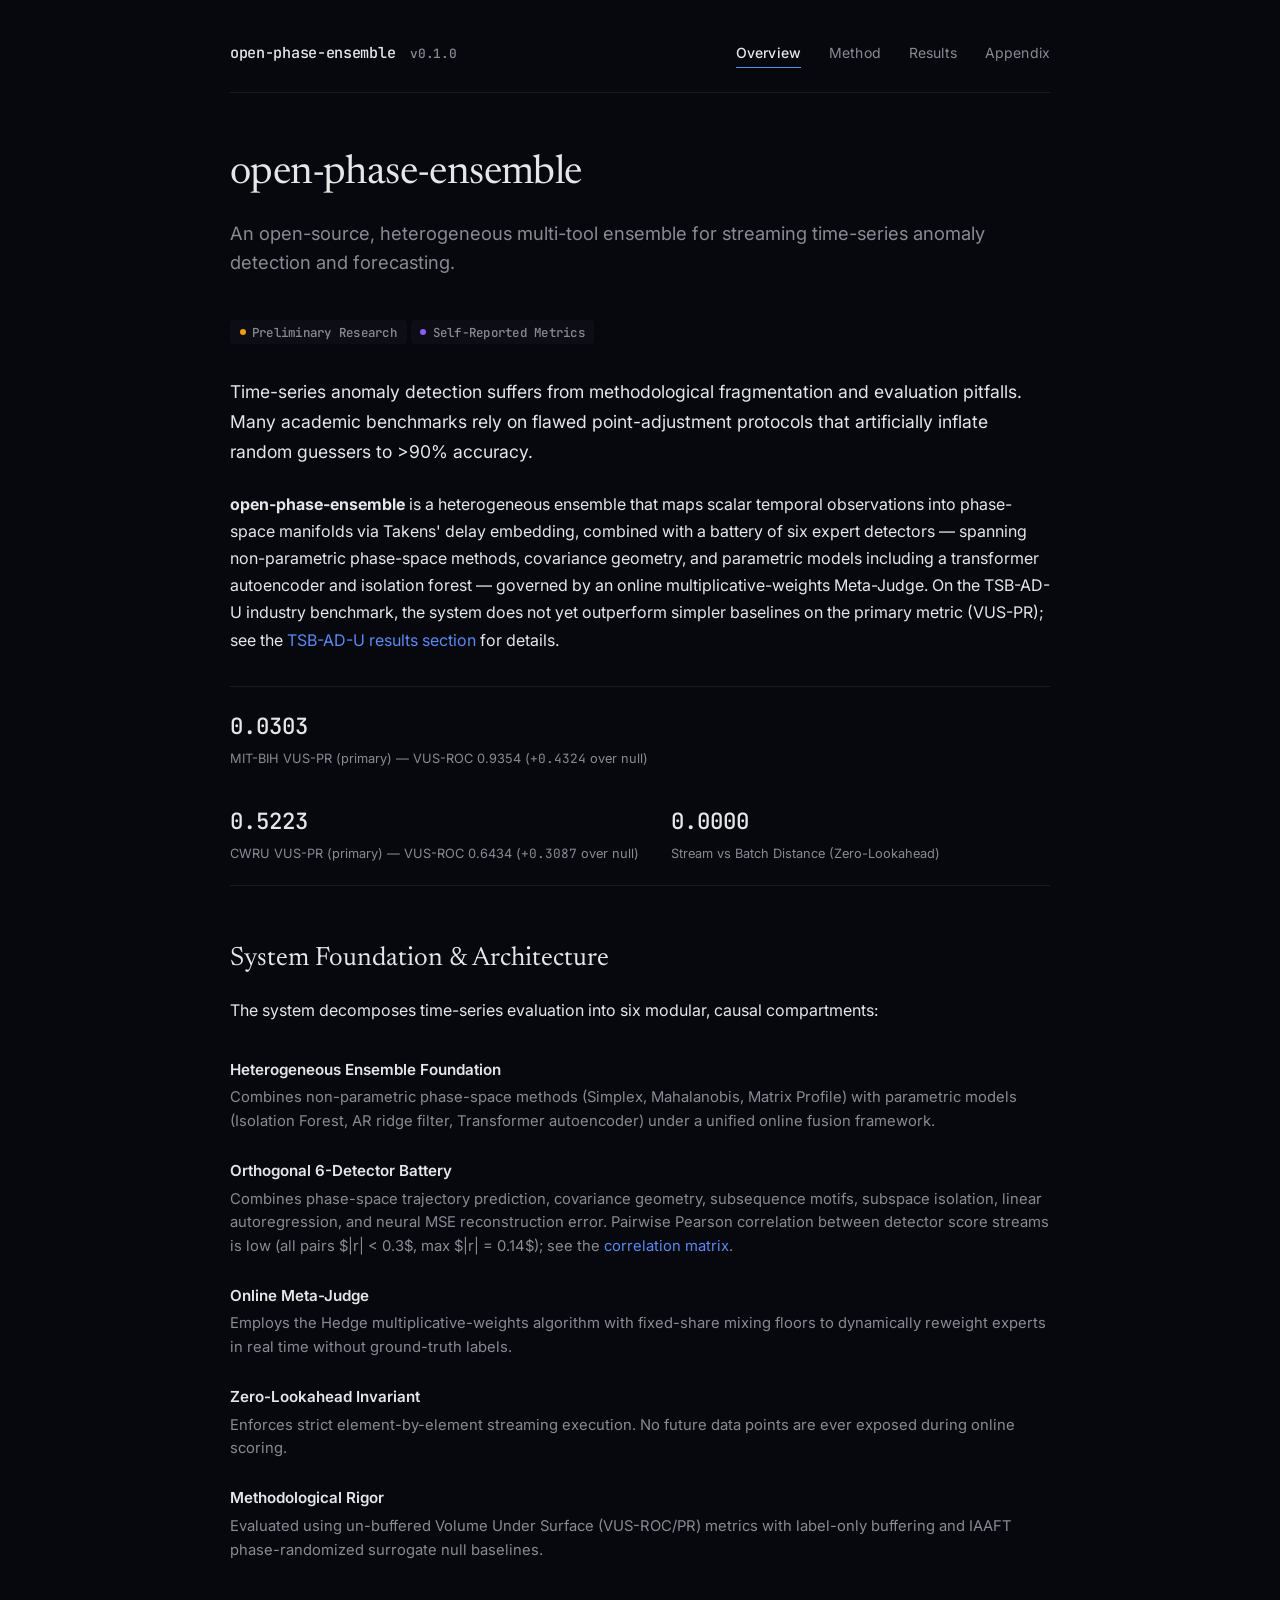
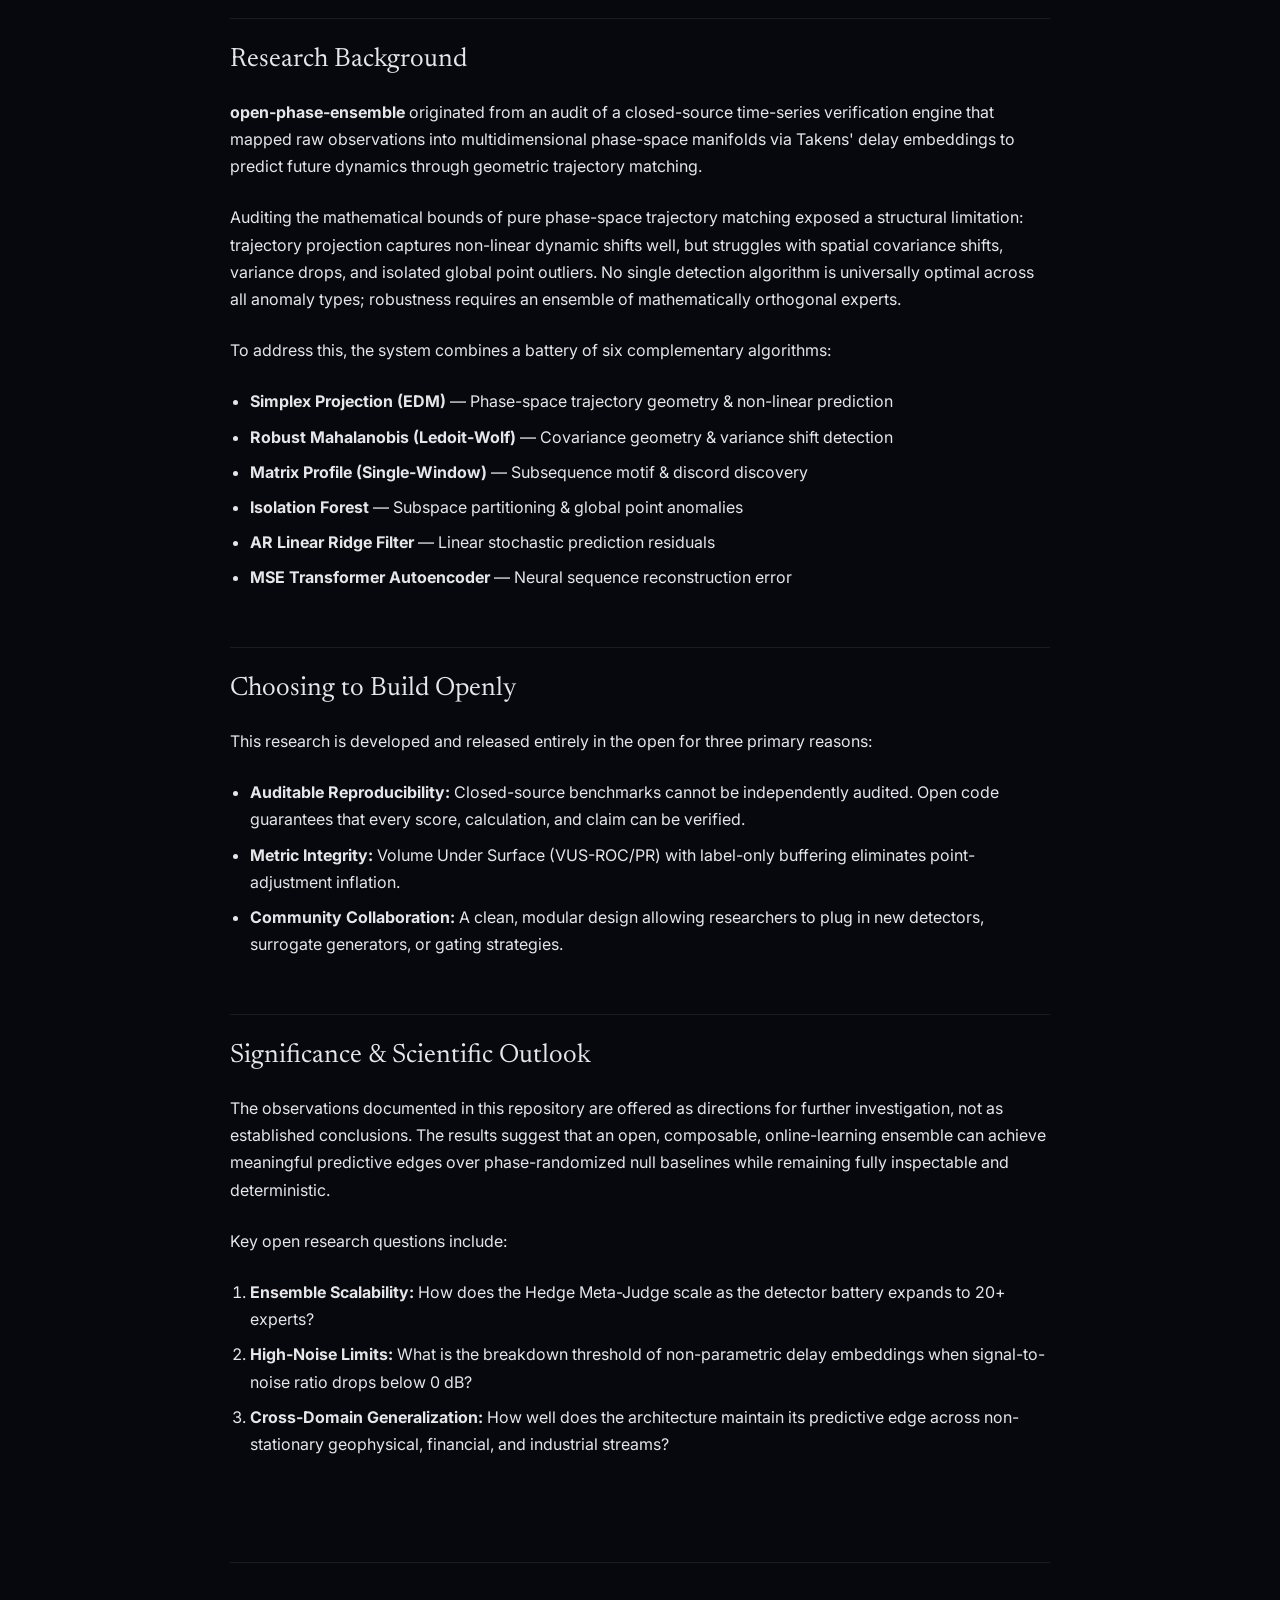
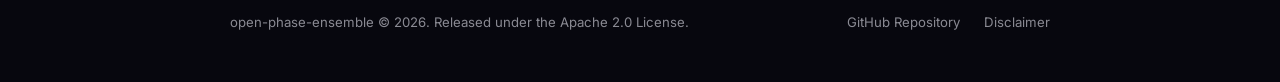
<file: index.html>
<!-- open-phase-ensemble static site -->
<!DOCTYPE html>
<html lang="en">
<head>
  <meta charset="UTF-8">
  <meta name="viewport" content="width=device-width, initial-scale=1.0">
  <title>open-phase-ensemble — Heterogeneous Streaming Anomaly Detection</title>
  <meta name="description" content="An open-source, heterogeneous multi-tool ensemble for streaming time-series anomaly detection and forecasting.">
  <meta name="robots" content="index, follow">
  <link rel="canonical" href="https://mohamedhossammohamed.github.io/open-phase-ensemble/">
  <link rel="icon" type="image/svg+xml" href="assets/favicon.svg">

  <!-- X / Twitter Card Meta Tags (Maximum Scraper Compatibility) -->
  <meta name="twitter:card" content="summary_large_image">
  <meta name="twitter:domain" content="mohamedhossammohamed.github.io">
  <meta name="twitter:url" content="https://mohamedhossammohamed.github.io/open-phase-ensemble/">
  <meta name="twitter:title" content="open-phase-ensemble — Heterogeneous Streaming Anomaly Detection">
  <meta name="twitter:description" content="An open-source, heterogeneous multi-tool ensemble for streaming time-series anomaly detection and forecasting. Evaluated with VUS-ROC/PR metrics.">
  <meta name="twitter:image" content="https://mohamedhossammohamed.github.io/open-phase-ensemble/assets/og-preview.jpg">
  <meta name="twitter:image:src" content="https://mohamedhossammohamed.github.io/open-phase-ensemble/assets/og-preview.jpg">
  <meta name="twitter:image:alt" content="open-phase-ensemble — Heterogeneous Streaming Anomaly Detection Social Card">

  <!-- Open Graph (OG) / Social Media Preview Meta Tags -->
  <meta property="og:site_name" content="open-phase-ensemble">
  <meta property="og:type" content="website">
  <meta property="og:title" content="open-phase-ensemble — Heterogeneous Streaming Anomaly Detection">
  <meta property="og:description" content="An open-source, heterogeneous multi-tool ensemble for streaming time-series anomaly detection and forecasting. Evaluated with VUS-ROC/PR metrics.">
  <meta property="og:url" content="https://mohamedhossammohamed.github.io/open-phase-ensemble/">
  <meta property="og:image" content="https://mohamedhossammohamed.github.io/open-phase-ensemble/assets/og-preview.jpg">
  <meta property="og:image:secure_url" content="https://mohamedhossammohamed.github.io/open-phase-ensemble/assets/og-preview.jpg">
  <meta property="og:image:type" content="image/jpeg">
  <meta property="og:image:width" content="1200">
  <meta property="og:image:height" content="630">
  <meta property="og:image:alt" content="open-phase-ensemble — Heterogeneous Streaming Anomaly Detection Social Card">

  <link rel="stylesheet" href="style.css">
</head>
<body>

  <header class="site-header">
    <a href="index.html" class="brand">open-phase-ensemble <span class="version">v0.1.0</span></a>
    <nav class="site-nav">
      <a href="index.html" class="nav-link active">Overview</a>
      <a href="method.html" class="nav-link">Method</a>
      <a href="results.html" class="nav-link">Results</a>
      <a href="appendix.html" class="nav-link">Appendix</a>
    </nav>
  </header>

  <main>
    <article>
      <h1>open-phase-ensemble</h1>
      <p class="subtitle">An open-source, heterogeneous multi-tool ensemble for streaming time-series anomaly detection and forecasting.</p>

      <p style="margin-bottom: 2rem;">
        <span class="badge badge-preliminary"><span class="badge-dot"></span> Preliminary Research</span>
        <span class="badge badge-self-reported"><span class="badge-dot"></span> Self-Reported Metrics</span>
      </p>

      <p class="lead">
        Time-series anomaly detection suffers from methodological fragmentation and evaluation pitfalls. Many academic benchmarks rely on flawed point-adjustment protocols that artificially inflate random guessers to >90% accuracy.
      </p>

      <p>
        <strong>open-phase-ensemble</strong> is a heterogeneous ensemble that maps scalar temporal observations into phase-space manifolds via Takens' delay embedding, combined with a battery of six expert detectors — spanning non-parametric phase-space methods, covariance geometry, and parametric models including a transformer autoencoder and isolation forest — governed by an online multiplicative-weights Meta-Judge. On the TSB-AD-U industry benchmark, the system does not yet outperform simpler baselines on the primary metric (VUS-PR); see the <a href="results.html#tsb-ad-u">TSB-AD-U results section</a> for details.
      </p>

      <div class="inline-stats">
        <div class="stat-item">
          <span class="stat-num">0.0303</span>
          <span class="stat-label">MIT-BIH VUS-PR (primary) — VUS-ROC 0.9354 (<span class="num-cell">+0.4324</span> over null)</span>
        </div>
        <div class="stat-item">
          <span class="stat-num">0.5223</span>
          <span class="stat-label">CWRU VUS-PR (primary) — VUS-ROC 0.6434 (<span class="num-cell">+0.3087</span> over null)</span>
        </div>
        <div class="stat-item">
          <span class="stat-num">0.0000</span>
          <span class="stat-label">Stream vs Batch Distance (Zero-Lookahead)</span>
        </div>
      </div>

      <h2>System Foundation & Architecture</h2>
      <p>
        The system decomposes time-series evaluation into six modular, causal compartments:
      </p>

      <div class="def-list">
        <div class="def-item">
          <div class="def-term">Heterogeneous Ensemble Foundation</div>
          <div class="def-desc">Combines non-parametric phase-space methods (Simplex, Mahalanobis, Matrix Profile) with parametric models (Isolation Forest, AR ridge filter, Transformer autoencoder) under a unified online fusion framework.</div>
        </div>

        <div class="def-item">
          <div class="def-term">Orthogonal 6-Detector Battery</div>
          <div class="def-desc">Combines phase-space trajectory prediction, covariance geometry, subsequence motifs, subspace isolation, linear autoregression, and neural MSE reconstruction error. Pairwise Pearson correlation between detector score streams is low (all pairs $|r| &lt; 0.3$, max $|r| = 0.14$); see the <a href="https://github.com/mohamedhossammohamed/open-phase-ensemble/blob/main/results/detector_correlation_matrix.json">correlation matrix</a>.</div>
        </div>

        <div class="def-item">
          <div class="def-term">Online Meta-Judge</div>
          <div class="def-desc">Employs the Hedge multiplicative-weights algorithm with fixed-share mixing floors to dynamically reweight experts in real time without ground-truth labels.</div>
        </div>

        <div class="def-item">
          <div class="def-term">Zero-Lookahead Invariant</div>
          <div class="def-desc">Enforces strict element-by-element streaming execution. No future data points are ever exposed during online scoring.</div>
        </div>

        <div class="def-item">
          <div class="def-term">Methodological Rigor</div>
          <div class="def-desc">Evaluated using un-buffered Volume Under Surface (VUS-ROC/PR) metrics with label-only buffering and IAAFT phase-randomized surrogate null baselines.</div>
        </div>
      </div>

      <h2>Research Background</h2>
      <p>
        <strong>open-phase-ensemble</strong> originated from an audit of a closed-source time-series verification engine that mapped raw observations into multidimensional phase-space manifolds via Takens' delay embeddings to predict future dynamics through geometric trajectory matching.
      </p>

      <p>
        Auditing the mathematical bounds of pure phase-space trajectory matching exposed a structural limitation: trajectory projection captures non-linear dynamic shifts well, but struggles with spatial covariance shifts, variance drops, and isolated global point outliers. No single detection algorithm is universally optimal across all anomaly types; robustness requires an ensemble of mathematically orthogonal experts.
      </p>

      <p>
        To address this, the system combines a battery of six complementary algorithms:
      </p>

      <ul>
        <li><strong>Simplex Projection (EDM)</strong> — Phase-space trajectory geometry & non-linear prediction</li>
        <li><strong>Robust Mahalanobis (Ledoit-Wolf)</strong> — Covariance geometry & variance shift detection</li>
        <li><strong>Matrix Profile (Single-Window)</strong> — Subsequence motif & discord discovery</li>
        <li><strong>Isolation Forest</strong> — Subspace partitioning & global point anomalies</li>
        <li><strong>AR Linear Ridge Filter</strong> — Linear stochastic prediction residuals</li>
        <li><strong>MSE Transformer Autoencoder</strong> — Neural sequence reconstruction error</li>
      </ul>

      <h2>Choosing to Build Openly</h2>
      <p>
        This research is developed and released entirely in the open for three primary reasons:
      </p>
      <ul>
        <li><strong>Auditable Reproducibility:</strong> Closed-source benchmarks cannot be independently audited. Open code guarantees that every score, calculation, and claim can be verified.</li>
        <li><strong>Metric Integrity:</strong> Volume Under Surface (VUS-ROC/PR) with label-only buffering eliminates point-adjustment inflation.</li>
        <li><strong>Community Collaboration:</strong> A clean, modular design allowing researchers to plug in new detectors, surrogate generators, or gating strategies.</li>
      </ul>

      <h2>Significance & Scientific Outlook</h2>
      <p>
        The observations documented in this repository are offered as directions for further investigation, not as established conclusions. The results suggest that an open, composable, online-learning ensemble can achieve meaningful predictive edges over phase-randomized null baselines while remaining fully inspectable and deterministic.
      </p>

      <p>
        Key open research questions include:
      </p>

      <ol>
        <li><strong>Ensemble Scalability:</strong> How does the Hedge Meta-Judge scale as the detector battery expands to 20+ experts?</li>
        <li><strong>High-Noise Limits:</strong> What is the breakdown threshold of non-parametric delay embeddings when signal-to-noise ratio drops below 0 dB?</li>
        <li><strong>Cross-Domain Generalization:</strong> How well does the architecture maintain its predictive edge across non-stationary geophysical, financial, and industrial streams?</li>
      </ol>
    </article>
  </main>

  <footer class="site-footer">
    <div>open-phase-ensemble &copy; 2026. Released under the Apache 2.0 License.</div>
    <div class="footer-links">
      <a href="https://github.com/mohamedhossammohamed/open-phase-ensemble" class="footer-link">GitHub Repository</a>
      <a href="appendix.html" class="footer-link">Disclaimer</a>
    </div>
  </footer>

</body>
</html>
</file>
<file: style.css>
/* open-phase-ensemble shared stylesheet */

@import url('https://fonts.googleapis.com/css2?family=Inter:wght@300;400;500;600&family=JetBrains+Mono:wght@400;500&family=Newsreader:ital,opsz,wght@0,6..72,400;0,6..72,500;1,6..72,400&display=swap');

:root {
  --bg: #07070e;
  --bg-subtle: #0d0d16;
  --text-primary: #e6e6e8;
  --text-muted: #8a8a93;
  --text-dim: #60606b;
  --accent: #5a8af0;
  --accent-hover: #7ba3ff;
  --accent-dim: rgba(90, 138, 240, 0.12);
  --hairline: rgba(255, 255, 255, 0.08);
  --hairline-strong: rgba(255, 255, 255, 0.15);

  --font-serif: "Newsreader", "Georgia", serif;
  --font-sans: "Inter", -apple-system, BlinkMacSystemFont, "Segoe UI", Roboto, sans-serif;
  --font-mono: "JetBrains Mono", "Consolas", monospace;

  --max-width: 820px;
}

*, *::before, *::after {
  box-sizing: border-box;
  margin: 0;
  padding: 0;
}

html {
  background-color: var(--bg);
  color: var(--text-primary);
  font-family: var(--font-sans);
  font-size: 16px;
  line-height: 1.7;
  -webkit-font-smoothing: antialiased;
  -moz-osx-font-smoothing: grayscale;
  text-rendering: optimizeLegibility;
}

body {
  min-height: 100vh;
  display: flex;
  flex-direction: column;
  padding: 0 1.5rem;
}

a {
  color: var(--accent);
  text-decoration: none;
  transition: color 0.15s ease;
}

a:hover {
  color: var(--accent-hover);
  text-decoration: underline;
  text-underline-offset: 3px;
}

/* ── HEADER & NAVIGATION ───────────────────────────── */
.site-header {
  max-width: var(--max-width);
  width: 100%;
  margin: 0 auto;
  padding: 2.5rem 0 1.5rem 0;
  display: flex;
  justify-content: space-between;
  align-items: baseline;
  border-bottom: 1px solid var(--hairline);
}

.brand {
  font-family: var(--font-mono);
  font-size: 0.95rem;
  font-weight: 500;
  color: var(--text-primary);
  letter-spacing: -0.02em;
}

.brand:hover {
  text-decoration: none;
  color: var(--accent);
}

.brand .version {
  color: var(--text-muted);
  font-size: 0.8rem;
  margin-left: 0.4rem;
}

.site-nav {
  display: flex;
  gap: 1.75rem;
}

.nav-link {
  font-size: 0.875rem;
  color: var(--text-muted);
  font-weight: 400;
  letter-spacing: 0.01em;
}

.nav-link:hover {
  color: var(--text-primary);
  text-decoration: none;
}

.nav-link.active {
  color: var(--text-primary);
  font-weight: 500;
  border-bottom: 1px solid var(--accent);
  padding-bottom: 2px;
}

/* ── MAIN LAYOUT ───────────────────────────────────── */
main {
  max-width: var(--max-width);
  width: 100%;
  margin: 0 auto;
  padding: 3.5rem 0 5rem 0;
  flex: 1;
}

/* ── TYPOGRAPHY ────────────────────────────────────── */
h1 {
  font-family: var(--font-serif);
  font-size: 2.5rem;
  font-weight: 400;
  line-height: 1.25;
  color: var(--text-primary);
  letter-spacing: -0.015em;
  margin-bottom: 1.25rem;
}

.subtitle {
  font-size: 1.15rem;
  color: var(--text-muted);
  font-weight: 400;
  line-height: 1.6;
  margin-bottom: 2.5rem;
}

h2 {
  font-family: var(--font-serif);
  font-size: 1.65rem;
  font-weight: 400;
  line-height: 1.35;
  color: var(--text-primary);
  margin-top: 3.5rem;
  margin-bottom: 1.25rem;
  padding-top: 1.5rem;
  border-top: 1px solid var(--hairline);
}

h2:first-of-type {
  border-top: none;
  padding-top: 0;
}

h3 {
  font-family: var(--font-sans);
  font-size: 1.1rem;
  font-weight: 600;
  color: var(--text-primary);
  margin-top: 2.25rem;
  margin-bottom: 0.75rem;
  letter-spacing: -0.01em;
}

p {
  margin-bottom: 1.5rem;
  color: var(--text-primary);
}

p.lead {
  font-size: 1.1rem;
  line-height: 1.7;
}

ul, ol {
  margin-bottom: 1.5rem;
  padding-left: 1.25rem;
  color: var(--text-primary);
}

li {
  margin-bottom: 0.5rem;
}

blockquote {
  font-family: var(--font-serif);
  font-style: italic;
  font-size: 1.15rem;
  color: var(--text-muted);
  border-left: 2px solid var(--accent);
  padding-left: 1.25rem;
  margin: 2rem 0;
}

/* ── INLINE TABLE OF CONTENTS ──────────────────────── */
.page-toc {
  margin: 1.5rem 0 3rem 0;
  padding: 0.85rem 0;
  border-top: 1px solid var(--hairline);
  border-bottom: 1px solid var(--hairline);
  display: flex;
  flex-wrap: wrap;
  align-items: center;
  gap: 0.75rem 1.25rem;
  font-size: 0.85rem;
}

.toc-title {
  font-family: var(--font-mono);
  font-size: 0.75rem;
  text-transform: uppercase;
  letter-spacing: 0.08em;
  color: var(--text-dim);
  margin-right: 0.25rem;
}

.toc-link {
  color: var(--text-muted);
}

.toc-link:hover {
  color: var(--accent);
  text-decoration: none;
}

.toc-sep {
  color: var(--hairline-strong);
  user-select: none;
}

/* ── INLINE BADGES & STAT SYSTEM ───────────────────── */
.badge {
  display: inline-flex;
  align-items: center;
  gap: 0.4rem;
  font-family: var(--font-mono);
  font-size: 0.78rem;
  font-weight: 500;
  color: var(--text-muted);
  background: var(--bg-subtle);
  padding: 0.2rem 0.6rem;
  border-radius: 4px;
  letter-spacing: 0.02em;
  line-height: 1.4;
  vertical-align: middle;
}

.badge-dot {
  width: 6px;
  height: 6px;
  border-radius: 50%;
  display: inline-block;
}

.badge-preliminary .badge-dot { background-color: #f59e0b; }
.badge-measured .badge-dot { background-color: #3b82f6; }
.badge-verified .badge-dot { background-color: #10b981; }
.badge-self-reported .badge-dot { background-color: #8b5cf6; }

.inline-stats {
  display: flex;
  flex-wrap: wrap;
  gap: 2rem;
  margin: 2rem 0;
  padding: 1.25rem 0;
  border-top: 1px solid var(--hairline);
  border-bottom: 1px solid var(--hairline);
}

.stat-item {
  display: flex;
  flex-direction: column;
}

.stat-num {
  font-family: var(--font-mono);
  font-size: 1.4rem;
  font-weight: 500;
  color: var(--text-primary);
}

.stat-label {
  font-size: 0.8rem;
  color: var(--text-muted);
  margin-top: 0.2rem;
}

/* ── PLAIN DATA TABLES ─────────────────────────────── */
.table-wrapper {
  width: 100%;
  overflow-x: auto;
  margin: 2rem 0;
}

table {
  width: 100%;
  border-collapse: collapse;
  font-size: 0.875rem;
  text-align: left;
}

th {
  font-family: var(--font-mono);
  font-size: 0.78rem;
  font-weight: 500;
  text-transform: uppercase;
  letter-spacing: 0.05em;
  color: var(--text-muted);
  padding: 0.75rem 1rem 0.75rem 0;
  border-bottom: 1px solid var(--hairline-strong);
}

td {
  padding: 0.85rem 1rem 0.85rem 0;
  border-bottom: 1px solid var(--hairline);
  color: var(--text-primary);
  vertical-align: top;
}

tr:last-child td {
  border-bottom: 1px solid var(--hairline-strong);
}

.num-cell {
  font-family: var(--font-mono);
  font-variant-numeric: tabular-nums;
}

/* ── DEFINITION & ARCHITECTURE LISTS ───────────────── */
.def-list {
  margin: 2rem 0;
}

.def-item {
  margin-bottom: 1.5rem;
}

.def-term {
  font-family: var(--font-sans);
  font-weight: 600;
  font-size: 0.95rem;
  color: var(--text-primary);
  margin-bottom: 0.25rem;
  display: flex;
  align-items: center;
  gap: 0.6rem;
}

.def-desc {
  color: var(--text-muted);
  font-size: 0.925rem;
  line-height: 1.6;
}

/* ── CODE & MATHEMATICS ────────────────────────────── */
code {
  font-family: var(--font-mono);
  font-size: 0.85em;
  color: var(--text-primary);
  background: var(--bg-subtle);
  padding: 0.15em 0.4em;
  border-radius: 3px;
}

pre {
  font-family: var(--font-mono);
  font-size: 0.85rem;
  line-height: 1.6;
  background: var(--bg-subtle);
  padding: 1.25rem;
  border-radius: 4px;
  overflow-x: auto;
  margin: 2rem 0;
  color: var(--text-primary);
  border: 1px solid var(--hairline);
}

pre code {
  background: none;
  padding: 0;
  border-radius: 0;
}

.katex-display {
  margin: 1.75rem 0 !important;
  overflow-x: auto;
  overflow-y: hidden;
  padding: 0.5rem 0;
}

/* ── FOOTER ────────────────────────────────────────── */
.site-footer {
  max-width: var(--max-width);
  width: 100%;
  margin: 0 auto;
  padding: 3rem 0;
  border-top: 1px solid var(--hairline);
  display: flex;
  justify-content: space-between;
  align-items: center;
  font-size: 0.825rem;
  color: var(--text-muted);
}

.footer-links {
  display: flex;
  gap: 1.5rem;
}

.footer-link {
  color: var(--text-muted);
}

.footer-link:hover {
  color: var(--text-primary);
}

/* ── RESPONSIVE BREAKPOINTS ────────────────────────── */
@media (max-width: 768px) {
  html {
    font-size: 15px;
  }

  body {
    padding: 0 1rem;
  }

  .site-header {
    flex-direction: column;
    gap: 1rem;
    align-items: flex-start;
    padding: 1.75rem 0 1.25rem 0;
  }

  .site-nav {
    gap: 1.25rem;
  }

  h1 {
    font-size: 2rem;
  }

  h2 {
    font-size: 1.4rem;
    margin-top: 2.75rem;
  }

  .inline-stats {
    gap: 1.25rem;
  }

  .site-footer {
    flex-direction: column;
    gap: 1rem;
    align-items: flex-start;
  }
}

@media (max-width: 375px) {
  html {
    font-size: 14px;
  }

  .site-nav {
    gap: 0.9rem;
    font-size: 0.8rem;
  }

  .badge {
    font-size: 0.72rem;
  }
}
</file>
